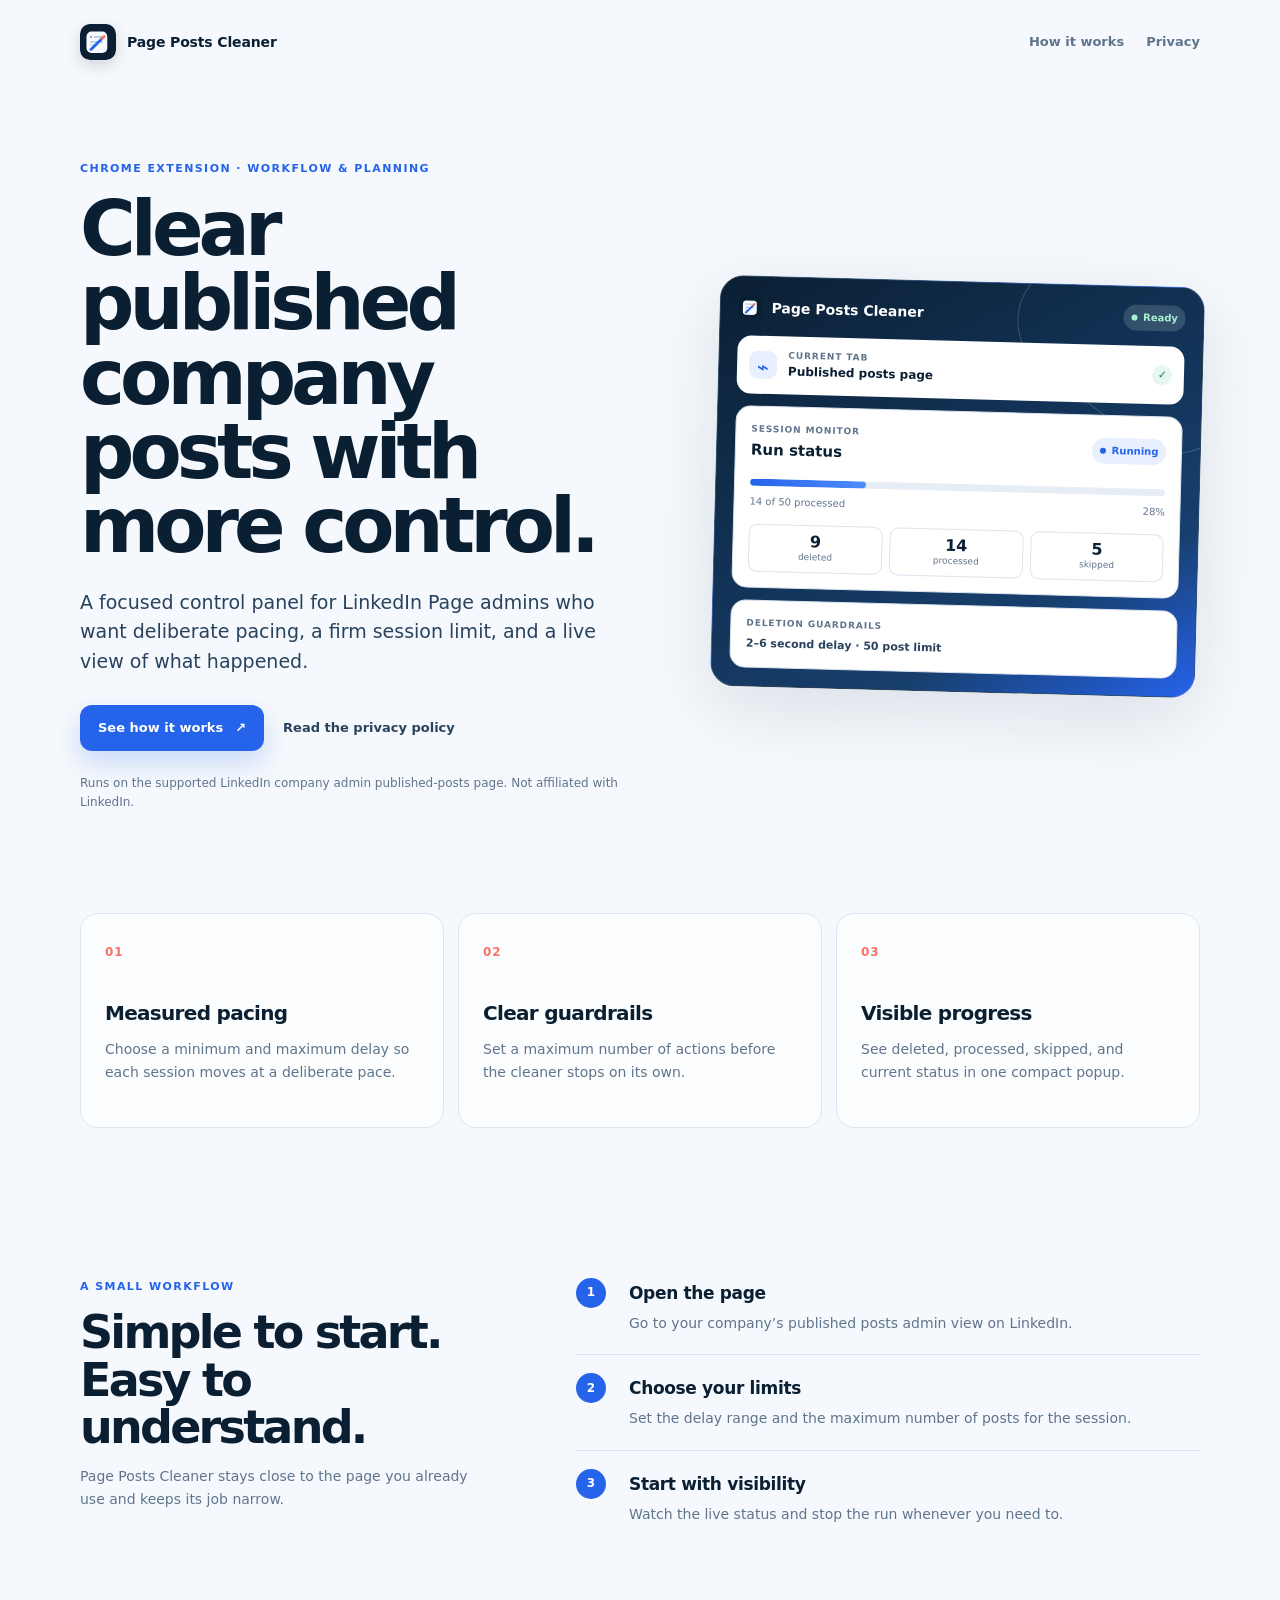
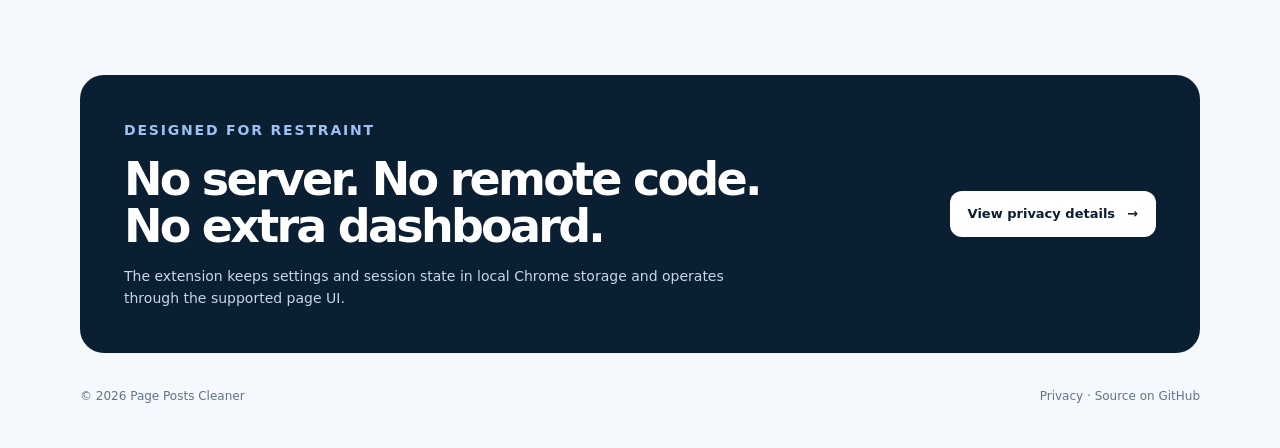
<file: site/index.html>
<!doctype html>
<html lang="en">
  <head>
    <meta charset="utf-8" />
    <meta name="viewport" content="width=device-width, initial-scale=1" />
    <meta name="theme-color" content="#0b1f33" />
    <meta name="description" content="LinkedIn Page Posts Cleaner gives company page admins measured pacing, session limits, and clear progress while removing published posts." />
    <title>LinkedIn Page Posts Cleaner</title>
    <link rel="icon" href="./assets/icon.svg" type="image/svg+xml" />
    <link rel="stylesheet" href="./styles.css" />
    <script src="./script.js" defer></script>
  </head>
  <body>
    <div class="page-shell">
      <header class="site-header">
        <a class="brand" href="./" aria-label="LinkedIn Page Posts Cleaner home">
          <img src="./assets/icon.svg" alt="" width="36" height="36" />
          <span>Page Posts Cleaner</span>
        </a>
        <nav class="site-nav" aria-label="Main navigation">
          <a href="#how-it-works">How it works</a>
          <a href="./privacy.html">Privacy</a>
        </nav>
      </header>

      <main>
        <section class="hero" data-reveal>
          <div class="hero-copy">
            <p class="eyebrow">Chrome extension · Workflow &amp; Planning</p>
            <h1>Clear published company posts with more control.</h1>
            <p class="hero-lede">A focused control panel for LinkedIn Page admins who want deliberate pacing, a firm session limit, and a live view of what happened.</p>
            <div class="hero-actions">
              <a class="button button-primary" href="#how-it-works">See how it works <span aria-hidden="true">↗</span></a>
              <a class="text-link" href="./privacy.html">Read the privacy policy</a>
            </div>
            <p class="fine-print">Runs on the supported LinkedIn company admin published-posts page. Not affiliated with LinkedIn.</p>
          </div>

          <div class="preview-card" aria-label="Extension preview">
            <div class="preview-header">
              <div class="preview-brand"><img src="./assets/icon.svg" alt="" width="24" height="24" /><span>Page Posts Cleaner</span></div>
              <span class="live-dot">Ready</span>
            </div>
            <div class="preview-target"><span class="preview-icon">⌁</span><div><small>Current tab</small><strong>Published posts page</strong></div><span class="check-dot">✓</span></div>
            <div class="preview-panel">
              <div class="preview-panel-heading"><div><small>Session monitor</small><strong>Run status</strong></div><span class="status-pill">Running</span></div>
              <div class="progress"><span></span></div>
              <div class="preview-meta"><span>14 of 50 processed</span><span>28%</span></div>
              <div class="preview-stats"><span><b>9</b> deleted</span><span><b>14</b> processed</span><span><b>5</b> skipped</span></div>
            </div>
            <div class="preview-settings"><small>Deletion guardrails</small><strong>2–6 second delay · 50 post limit</strong></div>
          </div>
        </section>

        <section class="value-grid" data-reveal aria-label="Key features">
          <article class="value-card"><span class="number">01</span><h2>Measured pacing</h2><p>Choose a minimum and maximum delay so each session moves at a deliberate pace.</p></article>
          <article class="value-card"><span class="number">02</span><h2>Clear guardrails</h2><p>Set a maximum number of actions before the cleaner stops on its own.</p></article>
          <article class="value-card"><span class="number">03</span><h2>Visible progress</h2><p>See deleted, processed, skipped, and current status in one compact popup.</p></article>
        </section>

        <section id="how-it-works" class="section-block" data-reveal>
          <div class="section-intro"><p class="eyebrow">A small workflow</p><h2>Simple to start. Easy to understand.</h2><p>Page Posts Cleaner stays close to the page you already use and keeps its job narrow.</p></div>
          <div class="steps">
            <div class="step"><span>1</span><div><h3>Open the page</h3><p>Go to your company’s published posts admin view on LinkedIn.</p></div></div>
            <div class="step"><span>2</span><div><h3>Choose your limits</h3><p>Set the delay range and the maximum number of posts for the session.</p></div></div>
            <div class="step"><span>3</span><div><h3>Start with visibility</h3><p>Watch the live status and stop the run whenever you need to.</p></div></div>
          </div>
        </section>

        <section class="callout" data-reveal>
          <div><p class="eyebrow">Designed for restraint</p><h2>No server. No remote code. No extra dashboard.</h2><p>The extension keeps settings and session state in local Chrome storage and operates through the supported page UI.</p></div>
          <a class="button button-light" href="./privacy.html">View privacy details <span aria-hidden="true">→</span></a>
        </section>
      </main>

      <footer class="site-footer"><span>© <span data-year>2026</span> Page Posts Cleaner</span><span><a href="./privacy.html">Privacy</a><span aria-hidden="true"> · </span><a href="https://github.com/Ismailco/linkedin-page-posts-cleaner" rel="noreferrer">Source on GitHub</a></span></footer>
    </div>
  </body>
</html>
</file>
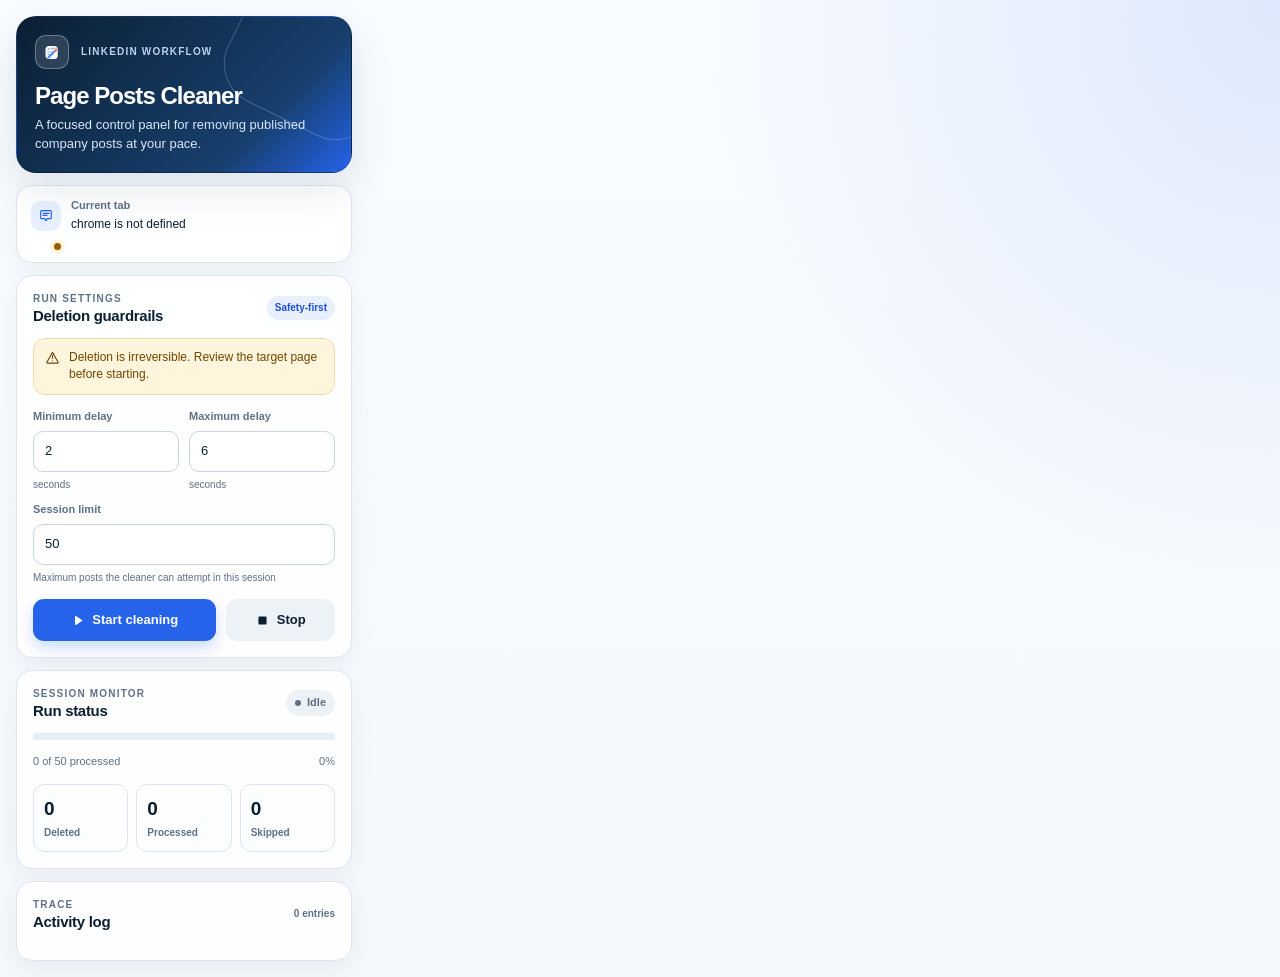
<file: popup.html>
<!DOCTYPE html>
<html lang="en">
  <head>
    <meta charset="UTF-8" />
    <meta name="viewport" content="width=device-width, initial-scale=1.0" />
    <title>LinkedIn Page Posts Cleaner</title>
    <style>
      :root {
        color-scheme: light;
        --canvas: #f4f7fb;
        --surface: rgba(255, 255, 255, 0.92);
        --surface-strong: #ffffff;
        --line: #dbe4ef;
        --line-strong: #c9d6e5;
        --ink: #0b1f33;
        --muted: #5f7186;
        --blue: #2563eb;
        --blue-dark: #1d4ed8;
        --blue-soft: #e8f0ff;
        --green: #16805b;
        --green-soft: #e7f7f0;
        --amber: #9a5b00;
        --amber-soft: #fff5dd;
        --red: #b42318;
        --red-soft: #fff0ee;
        --shadow: 0 18px 42px rgba(21, 49, 80, 0.1);
      }

      * { box-sizing: border-box; }

      body {
        width: 368px;
        min-height: 620px;
        margin: 0;
        padding: 16px;
        background:
          radial-gradient(circle at 100% 0%, rgba(37, 99, 235, 0.12), transparent 36%),
          linear-gradient(180deg, #f8fbff 0%, var(--canvas) 100%);
        color: var(--ink);
        font: 13px/1.45 "Inter", "Segoe UI", sans-serif;
      }

      button, input { font: inherit; }
      button { border: 0; }

      .app-shell { display: grid; gap: 12px; }

      .hero {
        position: relative;
        overflow: hidden;
        padding: 18px;
        border: 1px solid rgba(11, 31, 51, 0.16);
        border-radius: 20px;
        background: linear-gradient(135deg, #0b1f33 0%, #173f6d 72%, #2563eb 100%);
        color: #fff;
        box-shadow: var(--shadow);
      }

      .hero::after {
        position: absolute;
        top: -52px;
        right: -48px;
        width: 160px;
        height: 160px;
        border: 1px solid rgba(255, 255, 255, 0.2);
        border-radius: 42px;
        transform: rotate(26deg);
        content: "";
      }

      .brand-row, .section-heading, .status-header, .progress-meta, .log-heading {
        display: flex;
        align-items: center;
        justify-content: space-between;
        gap: 12px;
      }

      .brand-row { justify-content: flex-start; margin-bottom: 14px; }

      .brand-mark {
        display: grid;
        width: 34px;
        height: 34px;
        place-items: center;
        border: 1px solid rgba(255, 255, 255, 0.3);
        border-radius: 11px;
        background: rgba(255, 255, 255, 0.13);
      }

      .brand-mark svg { width: 21px; height: 21px; }

      .eyebrow {
        color: var(--muted);
        font-size: 10px;
        font-weight: 800;
        letter-spacing: 0.12em;
        text-transform: uppercase;
      }

      .hero .eyebrow { color: #bcd2f0; }
      h1, h2, p { margin: 0; }

      h1 {
        max-width: 240px;
        font-size: 24px;
        line-height: 1.05;
        letter-spacing: -0.04em;
      }

      h2 {
        font-size: 15px;
        line-height: 1.15;
        letter-spacing: -0.02em;
      }

      .hero-copy { max-width: 280px; margin-top: 8px; color: #d9e6f7; }

      .surface {
        display: grid;
        gap: 14px;
        padding: 16px;
        border: 1px solid var(--line);
        border-radius: 16px;
        background: var(--surface);
        box-shadow: 0 8px 24px rgba(21, 49, 80, 0.05);
      }

      .target-card {
        grid-template-columns: auto minmax(0, 1fr);
        align-items: center;
        gap: 10px;
        padding: 12px 14px;
      }

      .target-icon {
        display: grid;
        width: 30px;
        height: 30px;
        place-items: center;
        border-radius: 10px;
        background: var(--blue-soft);
        color: var(--blue);
      }

      .target-icon svg { width: 16px; height: 16px; }
      .target-copy { min-width: 0; }
      .target-label { color: var(--muted); font-size: 11px; font-weight: 700; }

      #pageStatus { margin-top: 2px; color: var(--ink); font-size: 12px; }
      #pageStatus[data-state="ready"] { color: var(--green); }
      #pageStatus[data-state="invalid"] { color: var(--amber); }

      .status-dot {
        width: 7px;
        height: 7px;
        margin-left: auto;
        border-radius: 999px;
        background: var(--amber);
        box-shadow: 0 0 0 4px var(--amber-soft);
      }

      .status-dot[data-state="ready"] { background: var(--green); box-shadow: 0 0 0 4px var(--green-soft); }

      .warning {
        display: grid;
        grid-template-columns: auto 1fr;
        gap: 9px;
        padding: 10px 11px;
        border: 1px solid #f0dca8;
        border-radius: 12px;
        background: var(--amber-soft);
        color: #704500;
        font-size: 12px;
      }

      .warning svg { width: 15px; height: 15px; margin-top: 1px; }
      .field-grid { display: grid; grid-template-columns: repeat(2, minmax(0, 1fr)); gap: 10px; }
      .field { display: grid; gap: 6px; }
      .field.full-width { grid-column: 1 / -1; }
      label { color: var(--muted); font-size: 11px; font-weight: 800; }

      input {
        width: 100%;
        border: 1px solid var(--line-strong);
        border-radius: 10px;
        padding: 10px 11px;
        outline: 0;
        background: var(--surface-strong);
        color: var(--ink);
        transition: border-color 140ms ease, box-shadow 140ms ease;
      }

      input:focus { border-color: var(--blue); box-shadow: 0 0 0 3px rgba(37, 99, 235, 0.14); }
      .field-hint { color: var(--muted); font-size: 10px; }

      .limit-badge {
        flex: 0 0 auto;
        padding: 5px 8px;
        border-radius: 999px;
        background: var(--blue-soft);
        color: var(--blue-dark);
        font-size: 10px;
        font-weight: 800;
      }

      .actions { display: grid; grid-template-columns: minmax(0, 1.25fr) minmax(0, 0.75fr); gap: 10px; }

      button {
        display: inline-flex;
        align-items: center;
        justify-content: center;
        gap: 7px;
        min-height: 42px;
        border-radius: 11px;
        padding: 10px 14px;
        font-weight: 800;
        cursor: pointer;
        transition: transform 140ms ease, background 140ms ease, box-shadow 140ms ease, opacity 140ms ease;
      }

      button svg { width: 15px; height: 15px; }
      button:hover:not(:disabled) { transform: translateY(-1px); }
      button:focus-visible { outline: 3px solid rgba(37, 99, 235, 0.26); outline-offset: 2px; }
      button:disabled { cursor: not-allowed; opacity: 0.46; }

      .primary { background: var(--blue); color: #fff; box-shadow: 0 7px 14px rgba(37, 99, 235, 0.22); }
      .primary:hover:not(:disabled) { background: var(--blue-dark); box-shadow: 0 9px 18px rgba(37, 99, 235, 0.28); }
      .secondary { background: #edf2f7; color: var(--ink); }
      .secondary:hover:not(:disabled) { background: #e2eaf3; }

      .status-pill {
        display: inline-flex;
        align-items: center;
        gap: 6px;
        padding: 5px 9px;
        border-radius: 999px;
        background: #edf2f7;
        color: var(--muted);
        font-size: 11px;
        font-weight: 800;
      }

      .status-pill::before { width: 6px; height: 6px; border-radius: 999px; background: currentColor; content: ""; }
      .status-pill[data-state="running"] { background: var(--green-soft); color: var(--green); }
      .status-pill[data-state="error"] { background: var(--red-soft); color: var(--red); }
      .status-pill[data-state="warn"] { background: var(--amber-soft); color: var(--amber); }

      .progress-track { height: 7px; overflow: hidden; border-radius: 999px; background: #e7edf4; }
      .progress-bar { display: block; width: 0; height: 100%; border-radius: inherit; background: linear-gradient(90deg, #2563eb, #4f8cff); transition: width 180ms ease; }
      .progress-meta { color: var(--muted); font-size: 11px; }
      .stats { display: grid; grid-template-columns: repeat(3, minmax(0, 1fr)); gap: 8px; }

      .stat { padding: 10px; border: 1px solid var(--line); border-radius: 11px; background: #fbfdff; }
      .stat strong { display: block; font-size: 19px; letter-spacing: -0.04em; }
      .stat span { color: var(--muted); font-size: 10px; font-weight: 700; }

      .error-note { padding: 9px 10px; border: 1px solid #f4c6c1; border-radius: 10px; background: var(--red-soft); color: var(--red); font-size: 11px; }
      .log-heading { color: var(--ink); }
      .log-count { color: var(--muted); font-size: 10px; font-weight: 700; }

      .log {
        display: grid;
        gap: 7px;
        max-height: 146px;
        margin: 0;
        padding: 0;
        overflow: auto;
        list-style: none;
      }

      .log-item { padding: 8px 9px; border-left: 2px solid #cbd8e8; border-radius: 0 8px 8px 0; background: #f7faff; }
      .log-item small { display: block; margin-bottom: 2px; color: var(--muted); font-size: 10px; }
      .log-item div { color: #29435e; font-size: 11px; }
      [hidden] { display: none !important; }
    </style>
  </head>
  <body>
    <main class="app-shell">
      <header class="hero">
        <div class="brand-row">
          <span class="brand-mark" aria-hidden="true">
            <svg viewBox="0 0 24 24" fill="none" xmlns="http://www.w3.org/2000/svg">
              <rect x="4" y="4.5" width="14" height="15" rx="4" fill="#F7FAFF"/>
              <circle cx="7.5" cy="8.2" r="1" fill="#8AA3BF"/>
              <path d="M10 7.3h4.7M6.5 11.5h8M6.5 14.3h5.5" stroke="#9AB0C6" stroke-width="1.25" stroke-linecap="round"/>
              <path d="m7 18 7.8-7.8" stroke="#4F8CFF" stroke-width="2.3" stroke-linecap="round"/>
              <path d="m14.8 10.2 1.6-1.6" stroke="#F97362" stroke-width="2.3" stroke-linecap="round"/>
            </svg>
          </span>
          <div class="eyebrow">LinkedIn workflow</div>
        </div>
        <h1>Page Posts Cleaner</h1>
        <p class="hero-copy">A focused control panel for removing published company posts at your pace.</p>
      </header>

      <section class="surface target-card" aria-live="polite">
        <span class="target-icon" aria-hidden="true">
          <svg viewBox="0 0 24 24" fill="none" xmlns="http://www.w3.org/2000/svg">
            <path d="M4 5.5A1.5 1.5 0 0 1 5.5 4h13A1.5 1.5 0 0 1 20 5.5v9a1.5 1.5 0 0 1-1.5 1.5H14l-2 3-2-3H5.5A1.5 1.5 0 0 1 4 14.5v-9Z" stroke="currentColor" stroke-width="1.7" stroke-linejoin="round"/>
            <path d="M7.5 8h9M7.5 11h6" stroke="currentColor" stroke-width="1.7" stroke-linecap="round"/>
          </svg>
        </span>
        <div class="target-copy">
          <div class="target-label">Current tab</div>
          <div id="pageStatus">Checking current tab...</div>
        </div>
        <span id="pageStatusDot" class="status-dot" aria-hidden="true"></span>
      </section>

      <section class="surface">
        <div class="section-heading">
          <div>
            <div class="eyebrow">Run settings</div>
            <h2>Deletion guardrails</h2>
          </div>
          <span class="limit-badge">Safety-first</span>
        </div>

        <div class="warning">
          <svg viewBox="0 0 24 24" fill="none" xmlns="http://www.w3.org/2000/svg" aria-hidden="true">
            <path d="M12 3.8 21 19.5a1 1 0 0 1-.87 1.5H3.87A1 1 0 0 1 3 19.5L12 3.8Z" stroke="currentColor" stroke-width="1.7" stroke-linejoin="round"/>
            <path d="M12 9v4.5M12 17.2v.1" stroke="currentColor" stroke-width="1.7" stroke-linecap="round"/>
          </svg>
          <span>Deletion is irreversible. Review the target page before starting.</span>
        </div>

        <div class="field-grid">
          <div class="field">
            <label for="delayMin">Minimum delay</label>
            <input id="delayMin" type="number" min="2" max="6" step="1" value="2" />
            <span class="field-hint">seconds</span>
          </div>

          <div class="field">
            <label for="delayMax">Maximum delay</label>
            <input id="delayMax" type="number" min="2" max="6" step="1" value="6" />
            <span class="field-hint">seconds</span>
          </div>

          <div class="field full-width">
            <label for="maxActions">Session limit</label>
            <input id="maxActions" type="number" min="1" max="50" step="1" value="50" />
            <span class="field-hint">Maximum posts the cleaner can attempt in this session</span>
          </div>
        </div>

        <div class="actions">
          <button id="startButton" class="primary" type="button">
            <svg viewBox="0 0 24 24" fill="currentColor" xmlns="http://www.w3.org/2000/svg" aria-hidden="true"><path d="M8 5.7v12.6a1 1 0 0 0 1.52.86l9.6-6.3a1 1 0 0 0 0-1.68l-9.6-6.3A1 1 0 0 0 8 5.7Z"/></svg>
            Start cleaning
          </button>
          <button id="stopButton" class="secondary" type="button">
            <svg viewBox="0 0 24 24" fill="currentColor" xmlns="http://www.w3.org/2000/svg" aria-hidden="true"><path d="M7.25 5.5h9.5a1.75 1.75 0 0 1 1.75 1.75v9.5a1.75 1.75 0 0 1-1.75 1.75h-9.5a1.75 1.75 0 0 1-1.75-1.75v-9.5A1.75 1.75 0 0 1 7.25 5.5Z"/></svg>
            Stop
          </button>
        </div>
      </section>

      <section class="surface" aria-live="polite">
        <div class="status-header">
          <div>
            <div class="eyebrow">Session monitor</div>
            <h2>Run status</h2>
          </div>
          <span id="statusPill" class="status-pill">Idle</span>
        </div>

        <div class="progress-track" role="progressbar" aria-label="Session progress" aria-valuemin="0" aria-valuemax="50" aria-valuenow="0">
          <span id="progressBar" class="progress-bar"></span>
        </div>
        <div class="progress-meta">
          <span id="progressLabel">0 of 50 processed</span>
          <span id="progressPercent">0%</span>
        </div>

        <div class="stats">
          <div class="stat"><strong id="deletedCount">0</strong><span>Deleted</span></div>
          <div class="stat"><strong id="processedCount">0</strong><span>Processed</span></div>
          <div class="stat"><strong id="skippedCount">0</strong><span>Skipped</span></div>
        </div>

        <div id="lastError" class="error-note" role="alert" hidden></div>
      </section>

      <section class="surface">
        <div class="log-heading">
          <div>
            <div class="eyebrow">Trace</div>
            <h2>Activity log</h2>
          </div>
          <span id="logCount" class="log-count">0 entries</span>
        </div>
        <ul id="logList" class="log"></ul>
      </section>
    </main>

    <script src="popup.js"></script>
  </body>
</html>
</file>
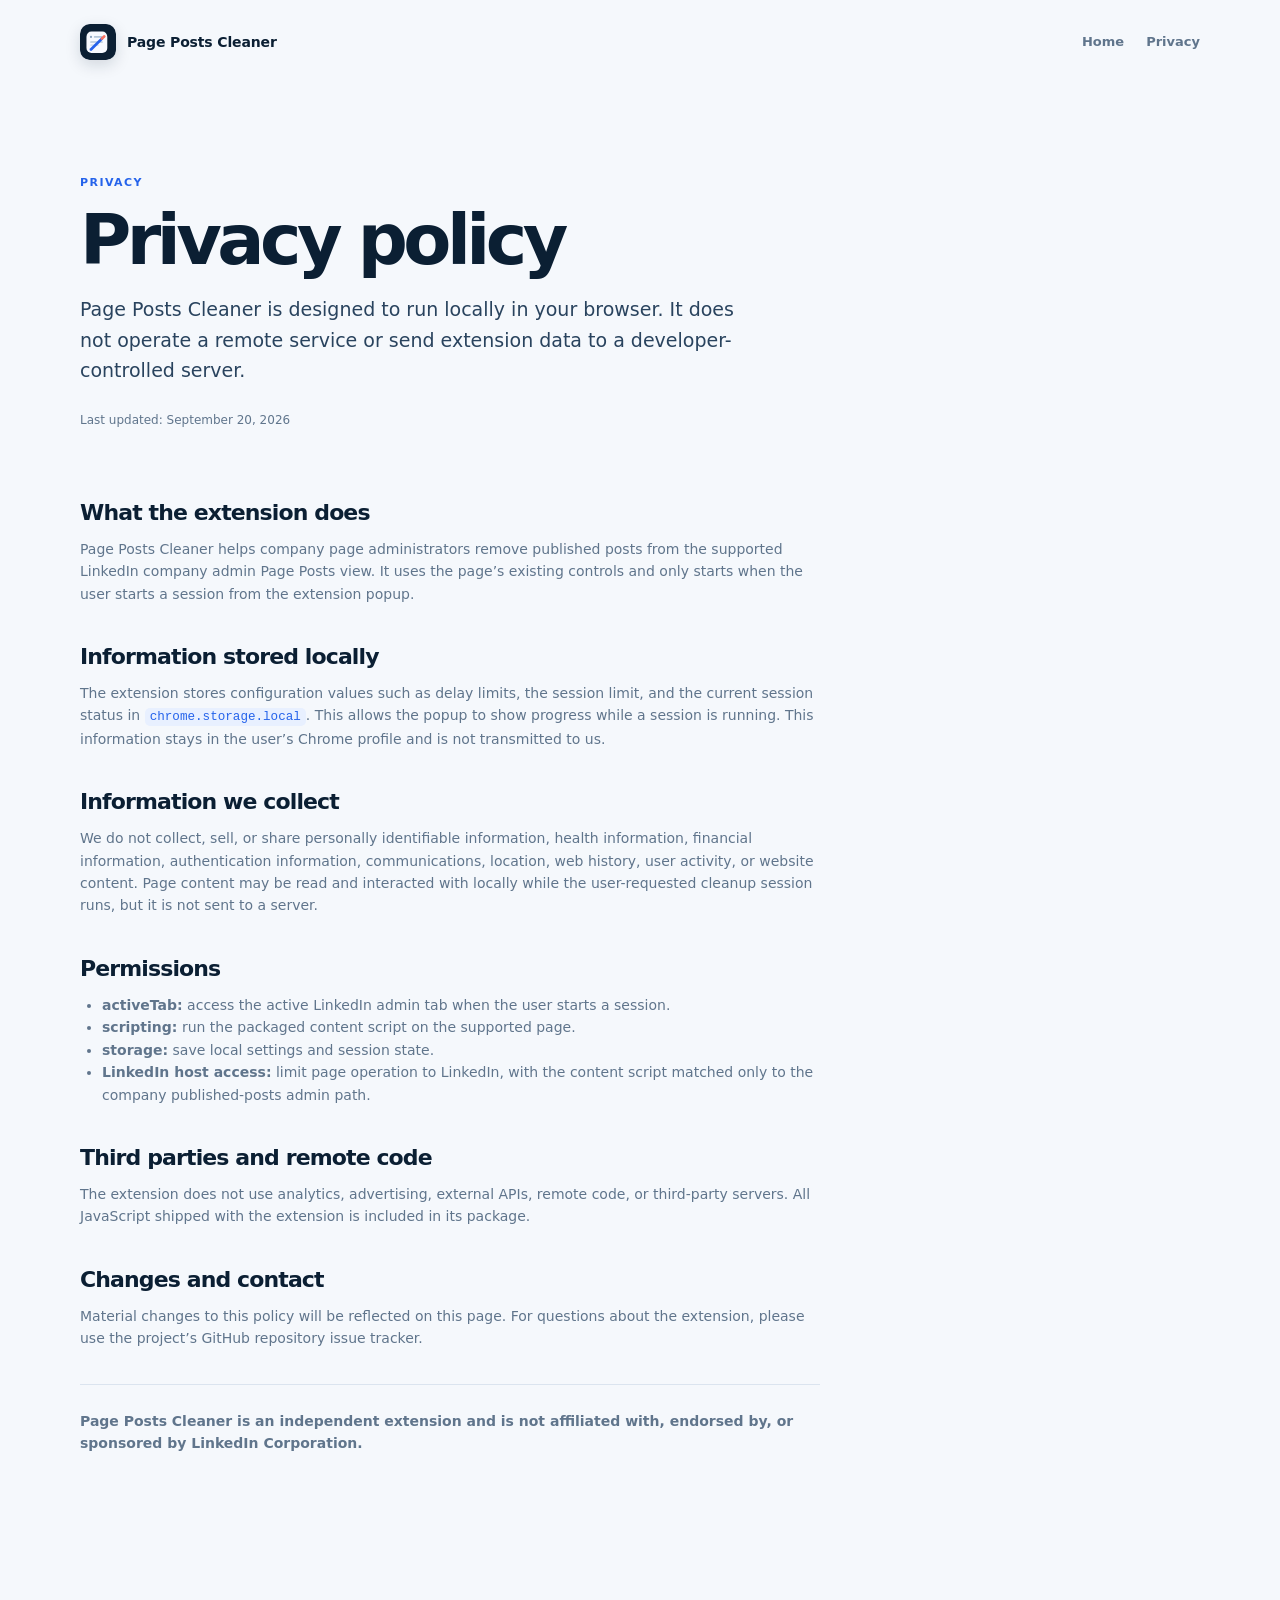
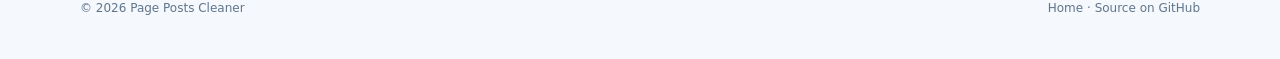
<file: site/privacy.html>
<!doctype html>
<html lang="en">
  <head>
    <meta charset="utf-8" />
    <meta name="viewport" content="width=device-width, initial-scale=1" />
    <meta name="theme-color" content="#0b1f33" />
    <meta name="description" content="Privacy policy for LinkedIn Page Posts Cleaner." />
    <title>Privacy Policy · Page Posts Cleaner</title>
    <link rel="icon" href="./assets/icon.svg" type="image/svg+xml" />
    <link rel="stylesheet" href="./styles.css" />
    <script src="./script.js" defer></script>
  </head>
  <body>
    <div class="page-shell">
      <header class="site-header">
        <a class="brand" href="./" aria-label="LinkedIn Page Posts Cleaner home"><img src="./assets/icon.svg" alt="" width="36" height="36" /><span>Page Posts Cleaner</span></a>
        <nav class="site-nav" aria-label="Main navigation"><a href="./">Home</a><a href="./privacy.html" aria-current="page">Privacy</a></nav>
      </header>

      <main class="legal-layout" data-reveal>
        <p class="eyebrow">Privacy</p>
        <h1>Privacy policy</h1>
        <p class="legal-lede">Page Posts Cleaner is designed to run locally in your browser. It does not operate a remote service or send extension data to a developer-controlled server.</p>
        <p class="updated">Last updated: <time datetime="2026-09-20">September 20, 2026</time></p>

        <div class="legal-content">
          <section><h2>What the extension does</h2><p>Page Posts Cleaner helps company page administrators remove published posts from the supported LinkedIn company admin Page Posts view. It uses the page’s existing controls and only starts when the user starts a session from the extension popup.</p></section>
          <section><h2>Information stored locally</h2><p>The extension stores configuration values such as delay limits, the session limit, and the current session status in <code>chrome.storage.local</code>. This allows the popup to show progress while a session is running. This information stays in the user’s Chrome profile and is not transmitted to us.</p></section>
          <section><h2>Information we collect</h2><p>We do not collect, sell, or share personally identifiable information, health information, financial information, authentication information, communications, location, web history, user activity, or website content. Page content may be read and interacted with locally while the user-requested cleanup session runs, but it is not sent to a server.</p></section>
          <section><h2>Permissions</h2><ul><li><strong>activeTab:</strong> access the active LinkedIn admin tab when the user starts a session.</li><li><strong>scripting:</strong> run the packaged content script on the supported page.</li><li><strong>storage:</strong> save local settings and session state.</li><li><strong>LinkedIn host access:</strong> limit page operation to LinkedIn, with the content script matched only to the company published-posts admin path.</li></ul></section>
          <section><h2>Third parties and remote code</h2><p>The extension does not use analytics, advertising, external APIs, remote code, or third-party servers. All JavaScript shipped with the extension is included in its package.</p></section>
          <section><h2>Changes and contact</h2><p>Material changes to this policy will be reflected on this page. For questions about the extension, please use the project’s GitHub repository issue tracker.</p></section>
          <p class="legal-note">Page Posts Cleaner is an independent extension and is not affiliated with, endorsed by, or sponsored by LinkedIn Corporation.</p>
        </div>
      </main>

      <footer class="site-footer"><span>© <span data-year>2026</span> Page Posts Cleaner</span><span><a href="./">Home</a><span aria-hidden="true"> · </span><a href="https://github.com/Ismailco/linkedin-page-posts-cleaner" rel="noreferrer">Source on GitHub</a></span></footer>
    </div>
  </body>
</html>
</file>
<file: site/styles.css>
:root {
  --ink: #0b1f33;
  --ink-soft: #29435e;
  --muted: #60758c;
  --blue: #2563eb;
  --blue-soft: #e8f0ff;
  --coral: #f97362;
  --canvas: #f5f8fc;
  --line: #dbe4ef;
  --white: #fff;
  --shadow: 0 22px 70px rgba(16, 45, 77, .11);
}

* { box-sizing: border-box; }
html { scroll-behavior: smooth; }
body { margin: 0; background: var(--canvas); color: var(--ink); font: 16px/1.6 Inter, ui-sans-serif, system-ui, -apple-system, BlinkMacSystemFont, "Segoe UI", sans-serif; }
a { color: inherit; }
.page-shell { width: min(1120px, calc(100% - 40px)); margin: 0 auto; }
.site-header { display: flex; align-items: center; justify-content: space-between; gap: 24px; padding: 24px 0; }
.brand { display: inline-flex; align-items: center; gap: 11px; color: var(--ink); font-size: 14px; font-weight: 800; letter-spacing: -.01em; text-decoration: none; }
.brand img { border-radius: 10px; box-shadow: 0 5px 15px rgba(11,31,51,.15); }
.site-nav { display: flex; gap: 22px; color: var(--muted); font-size: 13px; font-weight: 700; }
.site-nav a, .site-footer a { text-decoration: none; }
.site-nav a:hover, .site-footer a:hover { color: var(--blue); }
.hero { display: grid; grid-template-columns: minmax(0, 1fr) minmax(360px, .86fr); align-items: center; gap: 70px; min-height: 610px; padding: 76px 0 100px; }
.eyebrow { margin: 0 0 14px; color: var(--blue); font-size: 11px; font-weight: 850; letter-spacing: .13em; text-transform: uppercase; }
h1, h2, h3, p { margin-top: 0; }
h1 { max-width: 670px; margin-bottom: 24px; font-size: clamp(44px, 6vw, 76px); line-height: .98; letter-spacing: -.065em; }
.hero-lede { max-width: 560px; margin-bottom: 29px; color: var(--ink-soft); font-size: 19px; line-height: 1.55; }
.hero-actions { display: flex; align-items: center; flex-wrap: wrap; gap: 19px; }
.button { display: inline-flex; align-items: center; justify-content: center; gap: 12px; min-height: 46px; padding: 11px 18px; border-radius: 12px; font-size: 13px; font-weight: 800; text-decoration: none; transition: transform .16s ease, box-shadow .16s ease, background .16s ease; }
.button:hover { transform: translateY(-2px); }
.button-primary { background: var(--blue); color: #fff; box-shadow: 0 12px 24px rgba(37,99,235,.2); }
.button-primary:hover { background: #1d4ed8; box-shadow: 0 15px 28px rgba(37,99,235,.26); }
.button-light { background: #fff; color: var(--ink); }
.text-link { color: var(--ink-soft); font-size: 13px; font-weight: 800; text-decoration: none; }
.text-link:hover { color: var(--blue); }
.fine-print { margin: 23px 0 0; color: var(--muted); font-size: 12px; }
.preview-card { position: relative; overflow: hidden; padding: 18px; border: 1px solid rgba(255,255,255,.16); border-radius: 24px; background: linear-gradient(150deg, #0b1f33, #173f6d 75%, #2563eb); box-shadow: var(--shadow); transform: rotate(1.5deg); }
.preview-card::before { position: absolute; top: -100px; right: -80px; width: 240px; height: 240px; border: 1px solid rgba(255,255,255,.18); border-radius: 60px; transform: rotate(35deg); content: ""; }
.preview-header, .preview-brand, .preview-target, .preview-panel-heading, .preview-meta, .preview-stats { display: flex; align-items: center; }
.preview-header { position: relative; justify-content: space-between; margin-bottom: 15px; color: #fff; }
.preview-brand { gap: 9px; font-size: 14px; font-weight: 800; }
.preview-brand img { border-radius: 7px; }
.live-dot, .status-pill { display: inline-flex; align-items: center; gap: 6px; border-radius: 999px; font-size: 10px; font-weight: 800; }
.live-dot { padding: 5px 8px; background: rgba(231,247,240,.16); color: #a9f0d1; }
.live-dot::before, .status-pill::before { width: 6px; height: 6px; border-radius: 50%; background: currentColor; content: ""; }
.preview-target { position: relative; gap: 11px; padding: 12px; border-radius: 14px; background: #fff; color: var(--ink); }
.preview-icon { display: grid; width: 28px; height: 28px; place-items: center; border-radius: 9px; background: var(--blue-soft); color: var(--blue); font-size: 20px; font-weight: 900; }
.preview-target small, .preview-settings small, .preview-panel small { display: block; color: var(--muted); font-size: 9px; font-weight: 800; letter-spacing: .1em; text-transform: uppercase; }
.preview-target strong { display: block; font-size: 12px; }
.check-dot { display: grid; width: 20px; height: 20px; margin-left: auto; place-items: center; border-radius: 50%; background: #e7f7f0; color: #16805b; font-size: 11px; font-weight: 900; }
.preview-panel, .preview-settings { position: relative; margin-top: 12px; padding: 15px; border: 1px solid var(--line); border-radius: 15px; background: #fff; }
.preview-panel-heading { justify-content: space-between; gap: 8px; }
.preview-panel strong { display: block; margin-top: 2px; font-size: 15px; }
.status-pill { padding: 5px 8px; background: var(--blue-soft); color: var(--blue); }
.progress { height: 7px; margin-top: 17px; overflow: hidden; border-radius: 9px; background: #e7edf4; }
.progress span { display: block; width: 28%; height: 100%; border-radius: inherit; background: linear-gradient(90deg, #2563eb, #4f8cff); }
.preview-meta { justify-content: space-between; margin-top: 8px; color: var(--muted); font-size: 10px; }
.preview-stats { gap: 7px; margin-top: 14px; }
.preview-stats span { flex: 1; padding: 8px 6px; border: 1px solid var(--line); border-radius: 9px; color: var(--muted); font-size: 9px; text-align: center; }
.preview-stats b { display: block; color: var(--ink); font-size: 16px; line-height: 1; }
.preview-settings { color: var(--ink-soft); }
.preview-settings strong { display: block; margin-top: 4px; font-size: 11px; }
.value-grid { display: grid; grid-template-columns: repeat(3, 1fr); gap: 14px; }
.value-card { min-height: 215px; padding: 24px; border: 1px solid var(--line); border-radius: 18px; background: rgba(255,255,255,.72); }
.number { color: var(--coral); font-size: 12px; font-weight: 900; letter-spacing: .08em; }
.value-card h2 { margin: 34px 0 9px; font-size: 20px; letter-spacing: -.035em; }
.value-card p, .section-intro > p:last-child, .step p, .callout p, .legal-content p, .legal-content li { color: var(--muted); font-size: 14px; }
.section-block { display: grid; grid-template-columns: .8fr 1.2fr; gap: 80px; padding: 150px 0 130px; }
.section-intro h2, .callout h2 { margin-bottom: 14px; font-size: clamp(30px, 4vw, 46px); line-height: 1.03; letter-spacing: -.06em; }
.steps { display: grid; gap: 18px; }
.step { display: grid; grid-template-columns: 36px 1fr; gap: 17px; padding: 0 0 20px; border-bottom: 1px solid var(--line); }
.step:last-child { border-bottom: 0; }
.step > span { display: grid; width: 30px; height: 30px; place-items: center; border-radius: 50%; background: var(--blue); color: #fff; font-size: 12px; font-weight: 900; }
.step h3 { margin: 2px 0 5px; font-size: 17px; letter-spacing: -.02em; }
.step p { margin-bottom: 0; }
.callout { display: flex; align-items: center; justify-content: space-between; gap: 30px; padding: 44px; border-radius: 24px; background: var(--ink); color: #fff; }
.callout .eyebrow { color: #9ec0f1; }
.callout h2 { max-width: 650px; }
.callout p:not(.eyebrow) { max-width: 620px; margin-bottom: 0; color: #c6d7ea; }
.site-footer { display: flex; justify-content: space-between; gap: 20px; padding: 34px 0 42px; color: var(--muted); font-size: 12px; }
.legal-layout { max-width: 790px; padding: 90px 0 110px; }
.legal-layout h1 { max-width: 620px; margin-bottom: 20px; font-size: clamp(44px, 7vw, 70px); }
.legal-lede { max-width: 680px; color: var(--ink-soft); font-size: 19px; }
.updated { margin: 26px 0 64px; color: var(--muted); font-size: 12px; }
.legal-content { display: grid; gap: 34px; }
.legal-content h2 { margin-bottom: 8px; font-size: 22px; letter-spacing: -.04em; }
.legal-content p, .legal-content li { max-width: 740px; margin-bottom: 0; }
.legal-content ul { margin: 0; padding-left: 22px; }
.legal-content code { padding: 2px 5px; border-radius: 5px; background: var(--blue-soft); color: var(--blue); font-size: .9em; }
.legal-note { padding-top: 25px; border-top: 1px solid var(--line); font-weight: 700; }
[data-reveal] { opacity: 0; transform: translateY(14px); transition: opacity .6s ease, transform .6s ease; }
[data-reveal].is-visible { opacity: 1; transform: none; }
@media (prefers-reduced-motion: reduce) { html { scroll-behavior: auto; } [data-reveal] { opacity: 1; transform: none; transition: none; } }
@media (max-width: 820px) { .hero, .section-block { grid-template-columns: 1fr; gap: 46px; } .hero { padding: 55px 0 75px; } .section-block { padding: 100px 0 90px; } .section-intro { max-width: 570px; } }
@media (max-width: 600px) { .page-shell { width: min(100% - 28px, 520px); } .site-header { align-items: flex-start; } .site-nav { gap: 13px; font-size: 12px; } .hero { min-height: auto; } h1 { font-size: 48px; } .hero-lede { font-size: 17px; } .preview-card { transform: none; } .value-grid { grid-template-columns: 1fr; } .value-card { min-height: auto; } .callout { align-items: flex-start; flex-direction: column; padding: 30px 24px; } .site-footer { flex-direction: column; padding-bottom: 28px; } .legal-layout { padding: 65px 0 75px; } }
</file>
